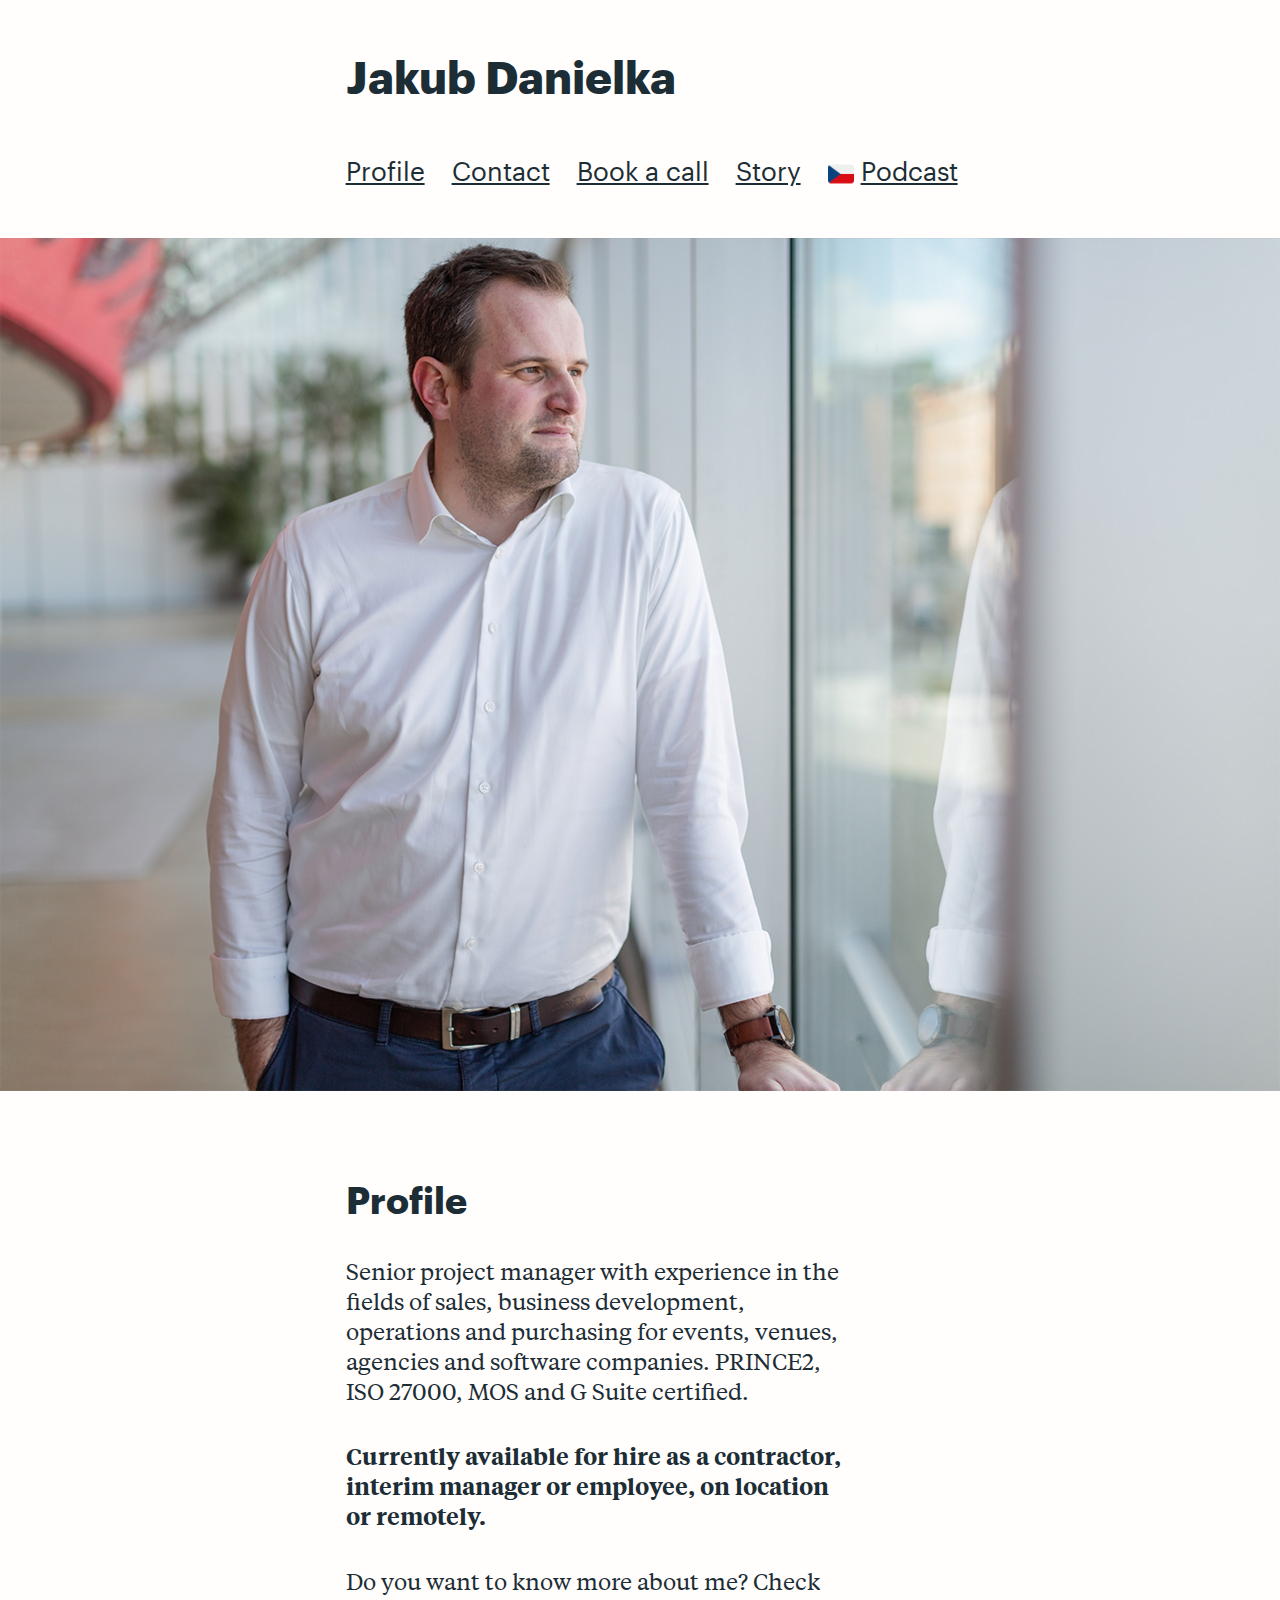
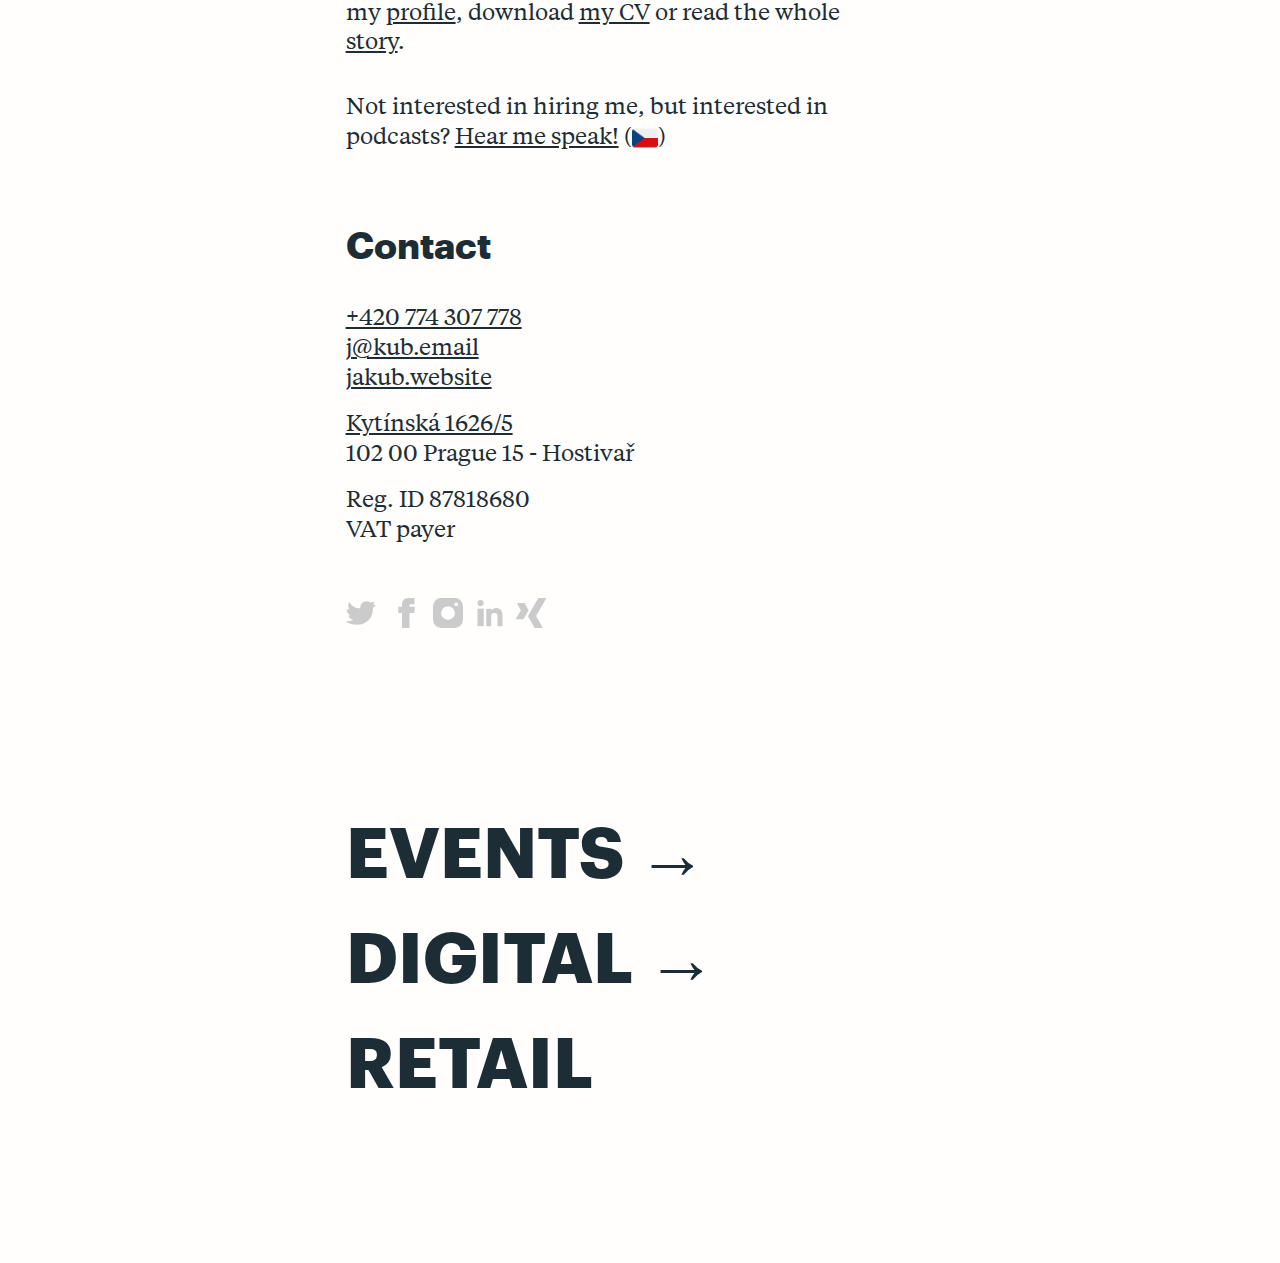
<file: index.html>
<!DOCTYPE html>
<!--[if IE 7]>
<html class="ie ie7" lang="en-US">
<![endif]-->
<!--[if IE 8]>
<html class="ie ie8" lang="en-US">
<![endif]-->
<!--[if !(IE 7) | !(IE 8) ]><!-->
<html lang="en-US">
<!--<![endif]-->
<head>
    <!-- Global site tag (gtag.js) - Google Analytics -->
    <script async src="https://www.googletagmanager.com/gtag/js?id=UA-18705996-19"></script>
    <script>
      window.dataLayer = window.dataLayer || [];
      function gtag(){dataLayer.push(arguments);}
      gtag('js', new Date());

      gtag('config', 'UA-18705996-19');
	</script>
 	<meta charset="utf-8">
    <title>Jakub Danielka</title>
    <meta name="viewport" content="width=device-width, initial-scale=1.0">
    <meta http-equiv="X-UA-Compatible" content="IE=Edge,chrome=1" />
    <link rel="canonical" href="http://jakub.website/" />
    <link rel="stylesheet" href="https://stackpath.bootstrapcdn.com/bootstrap/4.3.1/css/bootstrap.min.css" integrity="sha384-ggOyR0iXCbMQv3Xipma34MD+dH/1fQ784/j6cY/iJTQUOhcWr7x9JvoRxT2MZw1T" crossorigin="anonymous">
    <link rel="stylesheet" href="css/style.css" type="text/css" media="all" />
    <link rel="apple-touch-icon" sizes="180x180" href="/apple-touch-icon.png?v=kPvErBvK98">
    <link rel="icon" type="image/png" sizes="32x32" href="/favicon-32x32.png?v=kPvErBvK98">
    <link rel="icon" type="image/png" sizes="16x16" href="/favicon-16x16.png?v=kPvErBvK98">
    <link rel="manifest" href="/site.webmanifest?v=kPvErBvK98">
    <link rel="mask-icon" href="/safari-pinned-tab.svg?v=kPvErBvK98" color="#5bbad5">
    <link rel="shortcut icon" href="/favicon.ico?v=kPvErBvK98">
    <meta name="msapplication-TileColor" content="#2b5797">
    <meta name="theme-color" content="#ffffff">
    <meta name="description" content="Jakub Danielka - Senior project manager with experience in the fields of sales, business development, operations and purchasing for events, venues, agencies and software companies. PRINCE2, ISO 27000, MOS and G Suite certified.">
    <meta property="og:locale" content="en-US">
    <meta property="og:site_name" content="Jakub Danielka">
    <meta property="og:type" content="website">
    <meta property="og:url" content="https://jakub.website/">
    <meta property="og:image" content="https://jakub.website/apple-touch-icon.png">
    <meta property="og:description" content="Jakub Danielka - Senior project manager with experience in the fields of sales, business development, operations and purchasing for events, venues, agencies and software companies. PRINCE2, ISO 27000, MOS and G Suite certified.">
    <meta name="twitter:card" content="summary">
    <meta name="twitter:site" content="@jakub">
    <meta name="twitter:creator" content="@jakub">
    <meta name="twitter:title" content="Jakub Danielka">
    <meta name="twitter:description" content="Jakub Danielka - Senior project manager with experience in the fields of sales, business development, operations and purchasing for events, venues, agencies and software companies. PRINCE2, ISO 27000, MOS and G Suite certified.">
    <meta name="twitter:image" content="https://jakub.website/apple-touch-icon.png">
    <meta name="twitter:image:alt" content="Jakub Danielka">
</head>

<body>
    <div class="left narrow bottomless">
        <h1>Jakub Danielka</h1>
    </div>

    <div class="left menu">
        <p class="sans"><a href="#profile">Profile</a> <a href="#contact">Contact</a> <a href="https://jakub.website/tel/">Book a call</a> <a href="https://jakub.website/story/">Story</a> <img class="flag" src="img/cz.png" />&nbsp;<a href="https://urbancaast.cz/">Podcast</a></p>
    </div>

    <div class="coverfull">
        <img src="img/cover.jpg" alt="Jakub Danielka" />
    </div>

    <div class="left narrow">
        <h3 id="profile">Profile</h3>
    
        <p class="bottomless">Senior project manager with experience in the fields of sales, business development, operations and purchasing for events, venues, agencies and software companies. PRINCE2, ISO 27000, MOS and G Suite certified.</p>

        <p class="semiboldserif bottomless">Currently available for hire as a contractor, interim manager or employee, on location or remotely.</p>

        <p class="bottomless">Do you want to know more about me? Check my <a href="https://linkedin.com/in/jkbdnl">profile</a>, download <a href="https://c.jakub.download/DOu9qbdW">my&nbsp;CV</a> or read the whole <a href="https://jakub.website/story/">story</a>.</p>

        <p class="bottomless">Not interested in hiring me, but interested in podcasts? <a href="https://urbancaast.cz/">Hear me speak!</a> (<img class="flag" src="img/cz.png" />)</p>

        <!--
        <h3 id="contact">Services</h3>
        -->

        <h3 id="contact">Contact</h3>

        <p>
        	<a href="tel:+420774307778">+420&nbsp;774&nbsp;307&nbsp;778</a> <br />
	    	<a href="mailto:j@kub.email">j&#8203;@kub.email</a> <br />
	    	<a href="https://jakub.website/">jakub.website</a>
	    </p>

	    <p>
	      	<a href="https://mapy.cz/s/cudumudecu">Kytínská 1626/5</a> <br />
	        102 00 Prague 15 - Hostivař <br />
	    </p>

        <p class="bottomless">
            Reg. ID 87818680 <br />
            VAT payer
        </p>

        <a href="https://twitter.com/jakub"><img class="sn snst" src="img/twgr.svg" alt="Jakub Danielka @ Twitter" /></a> <a href="https://www.facebook.com/jkbdnl/"><img class="sn snnd" src="img/fbgr.svg" alt="Jakub Danielka @ Facebook" /></a> <a href="https://www.instagram.com/jkbdnl"><img class="sn snnd" src="img/iggr.svg" alt="Jakub Danielka @ Instagram" /></a> <a href="https://www.linkedin.com/in/jkbdnl/"><img class="sn snnd" src="img/ligr.svg" alt="Jakub Danielka @ LinkedIn" /></a> <a href="https://www.xing.com/profile/Jakub_Danielka"><img class="sn snnd" src="img/xigr.svg" alt="Jakub Danielka @ XING" /></a>
	</div>
        
    <div class="left narrow">
        <div class="large bottom top">
            EVENTS &rarr;&nbsp; DIGITAL &rarr;&nbsp; RETAIL 
        </div>
    </div>
</body>
</html>
</file>
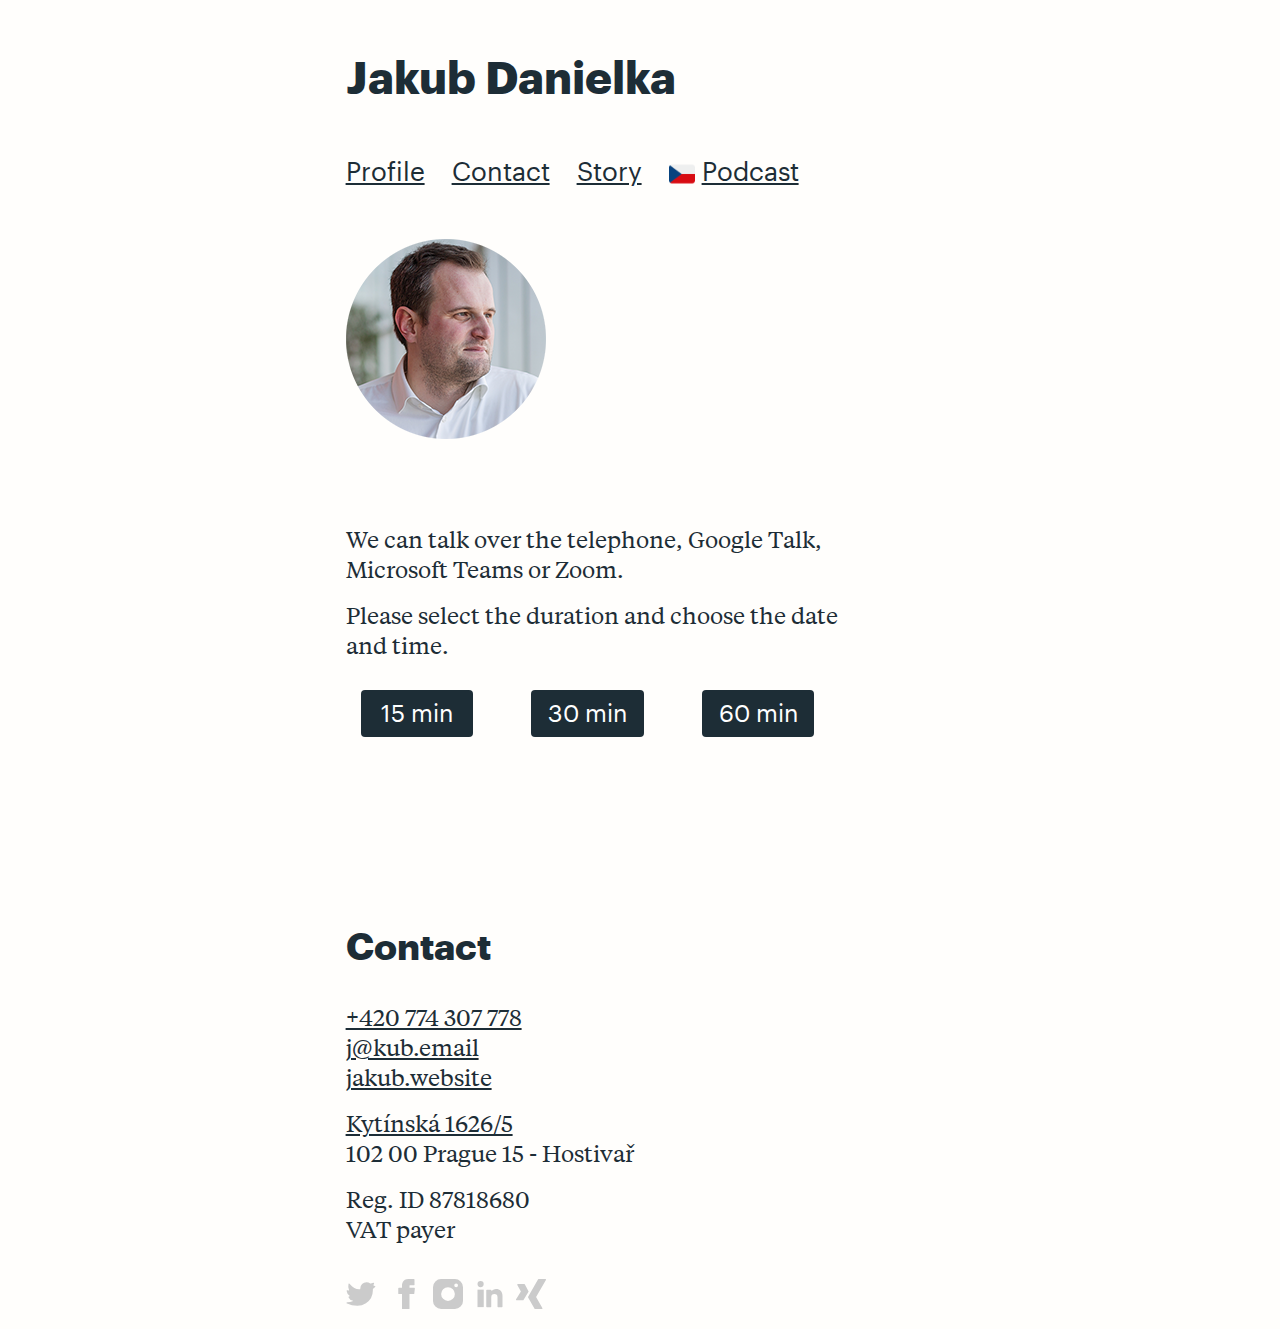
<file: tel/index.html>
<!--[if IE 7]>
<html class="ie ie7" lang="en-US">
<![endif]-->
<!--[if IE 8]>
<html class="ie ie8" lang="en-US">
<![endif]-->
<!--[if !(IE 7) | !(IE 8) ]><!-->
<html lang="en-US">
<!--<![endif]-->
<head>
    <!-- Global site tag (gtag.js) - Google Analytics -->
    <script async src="https://www.googletagmanager.com/gtag/js?id=UA-18705996-19"></script>
    <script>
      window.dataLayer = window.dataLayer || [];
      function gtag(){dataLayer.push(arguments);}
      gtag('js', new Date());

      gtag('config', 'UA-18705996-19');
    </script>
    <meta charset="utf-8">
    <title>Jakub Danielka</title>
    <meta name="viewport" content="width=device-width, initial-scale=1.0">
    <meta http-equiv="X-UA-Compatible" content="IE=Edge,chrome=1" />
    <link rel="canonical" href="http://jakub.website/" />
    <link rel="stylesheet" href="https://stackpath.bootstrapcdn.com/bootstrap/4.3.1/css/bootstrap.min.css" integrity="sha384-ggOyR0iXCbMQv3Xipma34MD+dH/1fQ784/j6cY/iJTQUOhcWr7x9JvoRxT2MZw1T" crossorigin="anonymous">
    <link rel="stylesheet" href="css/style.css" type="text/css" media="all" />
    <link rel="apple-touch-icon" sizes="180x180" href="/apple-touch-icon.png?v=kPvErBvK98">
    <link rel="icon" type="image/png" sizes="32x32" href="/favicon-32x32.png?v=kPvErBvK98">
    <link rel="icon" type="image/png" sizes="16x16" href="/favicon-16x16.png?v=kPvErBvK98">
    <link rel="manifest" href="/site.webmanifest?v=kPvErBvK98">
    <link rel="mask-icon" href="/safari-pinned-tab.svg?v=kPvErBvK98" color="#5bbad5">
    <link rel="shortcut icon" href="/favicon.ico?v=kPvErBvK98">
    <meta name="msapplication-TileColor" content="#2b5797">
    <meta name="theme-color" content="#ffffff">
    <meta name="description" content="Jakub Danielka - Senior project manager with experience in the fields of sales, business development, operations and purchasing for events, venues, agencies and software companies. PRINCE2, ISO 27000, MOS and G Suite certified.">
    <meta property="og:locale" content="en-US">
    <meta property="og:site_name" content="Jakub Danielka">
    <meta property="og:type" content="website">
    <meta property="og:url" content="https://jakub.website/">
    <meta property="og:image" content="https://jakub.website/apple-touch-icon.png">
    <meta property="og:description" content="Jakub Danielka - Senior project manager with experience in the fields of sales, business development, operations and purchasing for events, venues, agencies and software companies. PRINCE2, ISO 27000, MOS and G Suite certified.">
    <meta name="twitter:card" content="summary">
    <meta name="twitter:site" content="@jakub">
    <meta name="twitter:creator" content="@jakub">
    <meta name="twitter:title" content="Jakub Danielka">
    <meta name="twitter:description" content="Jakub Danielka - Senior project manager with experience in the fields of sales, business development, operations and purchasing for events, venues, agencies and software companies. PRINCE2, ISO 27000, MOS and G Suite certified.">
    <meta name="twitter:image" content="https://jakub.website/apple-touch-icon.png">
    <meta name="twitter:image:alt" content="Jakub Danielka">
</head>

<body>
    <div class="left narrow bottomless">
        <h1>Jakub Danielka</h1>
    </div>

    <div class="left menu">
        <p class="sans"><a href="https://jakub.website/#profile">Profile</a> <a href="#contact">Contact</a> <a href="https://jakub.website/story/">Story</a> <img class="flag" src="img/cz.png" />&nbsp;<a href="https://urbancaast.cz/">Podcast</a></p>
        <img class="topless bottomless" src="img/circle.png" alt="Jakub Danielka" />
    </div>

    <div class="left narrow" id="bookacall">
        <div class="container bottom">
            <p>We can talk over the telephone, Google Talk, Microsoft Teams or Zoom.</p>
            <p>Please select the duration and choose the date and time.</p>
            <div class="row">
                <div class="col-sm-12 col-md-4"> 
                    <!-- Calendly link widget begin -->
                    <link href="https://assets.calendly.com/assets/external/widget.css" rel="stylesheet">
                    <script src="https://assets.calendly.com/assets/external/widget.js" type="text/javascript"></script>
                    <a class="btn btn-primary bookbtn" href="" onclick="Calendly.initPopupWidget({url: 'https://calendly.com/jkbdnl/15min?text_color=1d2d36&primary_color=1d2d36'});return false;">15 min</a>
                    <!-- Calendly link widget end -->
                </div>
                <div class="col-sm-12 col-md-4"> 
                    <!-- Calendly link widget begin -->
                    <link href="https://assets.calendly.com/assets/external/widget.css" rel="stylesheet">
                    <script src="https://assets.calendly.com/assets/external/widget.js" type="text/javascript"></script>
                    <a class="btn btn-primary bookbtn" href="" onclick="Calendly.initPopupWidget({url: 'https://calendly.com/jkbdnl/30min?text_color=1d2d36&primary_color=1d2d36'});return false;">30 min</a>
                    <!-- Calendly link widget end -->
                </div>
                <div class="col-sm-12 col-md-4"> 
                    <!-- Calendly link widget begin -->
                    <link href="https://assets.calendly.com/assets/external/widget.css" rel="stylesheet">
                    <script src="https://assets.calendly.com/assets/external/widget.js" type="text/javascript"></script>
                    <a class="btn btn-primary bookbtn" href="" onclick="Calendly.initPopupWidget({url: 'https://calendly.com/jkbdnl/60min?text_color=1d2d36&primary_color=1d2d36'});return false;">60 min</a>
                    <!-- Calendly link widget end -->
                </div>
            </div>
        </div>

        <div class="container">
            <h3 id="contact">Contact</h3>
            <p>
                <a href="tel:+420774307778">+420&nbsp;774&nbsp;307&nbsp;778</a> <br />
                <a href="mailto:j@kub.email">j&#8203;@kub.email</a> <br />
                <a href="https://jakub.website/">jakub.website</a>
            </p>

            <p>
                <a href="https://mapy.cz/s/cudumudecu">Kytínská 1626/5</a> <br />
                102 00 Prague 15 - Hostivař <br />
            </p>

            <p>
                Reg. ID 87818680 <br />
                VAT payer
            </p>

            <a href="https://twitter.com/jakub"><img class="sn snst" src="img/twgr.svg" alt="Jakub Danielka @ Twitter" /></a> <a href="https://www.facebook.com/jkbdnl/"><img class="sn snnd" src="img/fbgr.svg" alt="Jakub Danielka @ Facebook" /></a> <a href="https://www.instagram.com/jkbdnl"><img class="sn snnd" src="img/iggr.svg" alt="Jakub Danielka @ Instagram" /></a> <a href="https://www.linkedin.com/in/jkbdnl/"><img class="sn snnd" src="img/ligr.svg" alt="Jakub Danielka @ LinkedIn" /></a> <a href="https://www.xing.com/profile/Jakub_Danielka"><img class="sn snnd" src="img/xigr.svg" alt="Jakub Danielka @ XING" /></a>
        </div>
    </body>
</html>
</file>
<file: css/style.css>
@font-face {
font-family: 'Tiempos-Text-Regular';
src: url('tiempos-text-web-regular.eot');
src: url('tiempos-text-web-regular.eot?#iefix') format('embedded-opentype'),
url('tiempos-text-web-regular.woff2') format('woff2'),
url('tiempos-text-web-regular.woff') format('woff');
font-weight: 400;
font-style: normal;
font-stretch: normal;
}

@font-face {
font-family: 'Tiempos-Text-Regular-Italic';
src: url('tiempos-text-web-regular-italic.eot');
src: url('tiempos-text-web-regular-italic.eot?#iefix') format('embedded-opentype'),
url('tiempos-text-web-regular-italic.woff2') format('woff2'),
url('tiempos-text-web-regular-italic.woff') format('woff');
font-weight: 400;
font-style: italic;
font-stretch: normal;
}

@font-face {
font-family: 'Tiempos-Text-Semibold';
src: url('tiempos-text-web-semibold.eot');
src: url('tiempos-text-web-semibold.eot?#iefix') format('embedded-opentype'),
url('tiempos-text-web-semibold.woff2') format('woff2'),
url('tiempos-text-web-semibold.woff') format('woff');
font-weight: 600;
font-style: normal;
font-stretch: normal;
}

/*---------------------------------------------------------------------------*/

@font-face {
font-family: 'Graphik Web';
src: url('Graphik-Bold-Web.woff2') format('woff2'),
url('Graphik-Bold-Web.woff') format('woff');
font-weight: 700;
font-style: normal;
font-stretch: normal;
}

@font-face {
font-family: 'Graphik Web';
src: url('Graphik-Semibold-Web.woff2') format('woff2'),
url('Graphik-Semibold-Web.woff') format('woff');
font-weight: 600;
font-style: normal;
font-stretch: normal;
}

@font-face {
font-family: 'Graphik Web';
src: url('Graphik-Regular-Web.woff2') format('woff2'),
url('Graphik-Regular-Web.woff') format('woff');
font-weight: 400;
font-style: normal;
font-stretch: normal;
}

/*---------------------------------------------------------------------------*/

* { -webkit-font-smoothing: antialiased; -moz-osx-font-smoothing: grayscale; }

body { margin: auto; font-size: 23px; /*color: #231F20;*/ color: #1D2D36; background-color: #FFFEFC; }

.gray { color: #999; }
.gray a { color: #999; }

/* .history { margin: 5px 0 15px 26px; font-family: Eina01-Regular, sans-serif !important; font-weight: 400; line-height: 1.3em;} */

h1 { font-family: 'Graphik Web', sans-serif; font-weight: 700; font-style: normal; font-size: 45px; }
h3 { font-family: 'Graphik Web', sans-serif; font-weight: 700; font-style: normal; font-size: 37px; padding-top: 1em; padding-bottom: 0.7em; }
h4 { font-family: 'Graphik Web', sans-serif; font-weight: 700; font-style: normal; font-size: 26px; padding-top: 1em; padding-bottom: 0.2em; }
h5 { font-family: 'Graphik Web', sans-serif; font-weight: 700; font-style: normal; font-size: 20px}

p { font-family: 'Tiempos-Text-Regular', serif; font-weight: 400; font-style: normal; line-height: 1.3em; }

.sans { font-family: 'Graphik Web', sans-serif !important; font-weight: 400; font-size: 26px; line-height: 1.3em; }

.btn-primary { font-family: 'Graphik Web', sans-serif !important; font-weight: 400; font-size: 24px; line-height: 1.1em; text-decoration: none; padding: 10px; color: #FFFFFF; background-color: #1D2D36; border: #1D2D36;  }
.btn-primary:hover, .btn-primary:focus, .btn-primary:active, .btn-primary.active, .open>.dropdown-toggle.btn-primary { color: #FFE02B; background-color: #1D2D36; border-color: #1D2D36; }

.large { font-family: 'Graphik Web'; font-weight: 700; font-style: normal; font-size: 70px; width: 100%; }
.logos img { margin-top: 10px; }
.flag { height: 26px; }
.imgsmaller img { width: 90%; max-width: 600px;}
.bold { font-family: 'Graphik Web'; font-weight: 700; }
.semibold { font-family: 'Graphik Web'; font-weight: 600; }
.semiboldserif { font-family: 'Tiempos-Text-Semibold'; }

ul { font-family: 'Tiempos-Text-Regular', serif; list-style: none; margin-left: 0; padding-left: 1em; text-indent: -1em; }

.bluegrad { background-image: radial-gradient( circle farthest-corner at 22.4% 21.7%,  rgba(4,189,228,1) 0%, rgba(2,83,185,1) 100.2% ); }
.bluegrad p {color: #FFFEFC;;}
.bluegrad h3 {color: #FFFEFC;;}
.bluegrad a { color: #FFFEFC;; text-decoration: underline; }
.bluegrad a:hover { color: #FFFEFC;; text-decoration: underline #FFE02B; }

a { /*color: #231F20;*/ color: #1D2D36; text-decoration: underline; }
a:hover { /*color: #231F20;*/ color: #1D2D36; text-decoration: underline #FFE02B;}
.menu a { margin-right: 20px; }

.sn {width: 30px; height: 30px;}
.snsm {width: 20px; height: 20px; margin: 0 5px; }
.snst { margin: 20px 5px 20px 0px; }
.snnd { margin: 20px 0px 20px 5px; }

.cta { border: none; color: #FFFEFC; padding: 15px 30px; text-align: center; text-decoration: none; display: inline-block; margin-top: 30px; position: relative; }
.button a:hover { color: #FFFEFC; text-decoration: underline; }

#uncoverst { display: none; }

/* mobile */

.left { text-align: left; margin: 25px 0 0 10%; width: 80%; }
.narrow { width: 80%; min-width: 240px; }
.gradleft { text-align: left; padding: 20px 5% 50px 5%; width: 90%; margin: 0 0 0 5%; }
.storyimg {padding: 0; width: 90%; margin: 30px 0 30px 5%; }
.storyimg img { width: 100%; }
.justify { text-align: left; }
.cover { margin-bottom: 50px; }
.coverfull img {width: 100%;}
.coverfull {margin-bottom: 50px; margin-top: 50px;}
.coverright img { width: 100%; margin-left: 0; margin-right: 0; }
.coverleft img { width: 100%; margin-left: 0; margin-right: 0; }
.bottom { margin-bottom: 75px; }
.bottomless { margin-bottom: 35px; }
.top { margin-top: 75px; }
.topless { margin-top: 35px; }
.logo img { width: 100px; height: 64px; }

/* desktop */
@media (min-width: 760px) {
	.left { text-align: left; margin: 50px 0 0 27%; width: 60%; }
	.narrow { width: 40%; min-width: 240px; }
	.gradleft { text-align: left; padding: 50px 5% 50px 5%; width: 50%; margin: 0 17% 0 22%; }
	.storyimg {padding: 0; width: 50%; margin: 40px 17% 30px 22%; }
	.storyimg img { width: 100%; }
	.justify { text-align: justify; }
	.cover { margin-bottom: 50px; }
	.coverright img { width: 78%; margin-left: 22%; }
	.coverleft img { width: 78%; margin-right: 22%; }
	.bottom { margin-bottom: 150px; }
	.bottomless { margin-bottom: 35px; }
	.top { margin-top: 150px; }
	.topless { margin-top: 35px; }
	.logo img { width: 150px; height: 96px; }
}
</file>
<file: tel/css/style.css>
@font-face {
font-family: 'Tiempos-Text-Regular';
src: url('tiempos-text-web-regular.eot');
src: url('tiempos-text-web-regular.eot?#iefix') format('embedded-opentype'),
url('tiempos-text-web-regular.woff2') format('woff2'),
url('tiempos-text-web-regular.woff') format('woff');
font-weight: 400;
font-style: normal;
font-stretch: normal;
}

@font-face {
font-family: 'Tiempos-Text-Regular-Italic';
src: url('tiempos-text-web-regular-italic.eot');
src: url('tiempos-text-web-regular-italic.eot?#iefix') format('embedded-opentype'),
url('tiempos-text-web-regular-italic.woff2') format('woff2'),
url('tiempos-text-web-regular-italic.woff') format('woff');
font-weight: 400;
font-style: italic;
font-stretch: normal;
}

@font-face {
font-family: 'Tiempos-Text-Semibold';
src: url('tiempos-text-web-semibold.eot');
src: url('tiempos-text-web-semibold.eot?#iefix') format('embedded-opentype'),
url('tiempos-text-web-semibold.woff2') format('woff2'),
url('tiempos-text-web-semibold.woff') format('woff');
font-weight: 600;
font-style: normal;
font-stretch: normal;
}

/*---------------------------------------------------------------------------*/

@font-face {
font-family: 'Graphik Web';
src: url('Graphik-Bold-Web.woff2') format('woff2'),
url('Graphik-Bold-Web.woff') format('woff');
font-weight: 700;
font-style: normal;
font-stretch: normal;
}

@font-face {
font-family: 'Graphik Web';
src: url('Graphik-Semibold-Web.woff2') format('woff2'),
url('Graphik-Semibold-Web.woff') format('woff');
font-weight: 600;
font-style: normal;
font-stretch: normal;
}

@font-face {
font-family: 'Graphik Web';
src: url('Graphik-Regular-Web.woff2') format('woff2'),
url('Graphik-Regular-Web.woff') format('woff');
font-weight: 400;
font-style: normal;
font-stretch: normal;
}

/*---------------------------------------------------------------------------*/

* { -webkit-font-smoothing: antialiased; -moz-osx-font-smoothing: grayscale; }

body { margin: auto; font-size: 23px; /*color: #231F20;*/ color: #1D2D36; background-color: #FFFEFC; }

.gray { color: #999; }
.gray a { color: #999; }

/* .history { margin: 5px 0 15px 26px; font-family: Eina01-Regular, sans-serif !important; font-weight: 400; line-height: 1.3em;} */

h1 { font-family: 'Graphik Web', sans-serif; font-weight: 700; font-style: normal; font-size: 45px; }
h3 { font-family: 'Graphik Web', sans-serif; font-weight: 700; font-style: normal; font-size: 37px; padding-top: 1em; padding-bottom: 0.7em; }
h4 { font-family: 'Graphik Web', sans-serif; font-weight: 700; font-style: normal; font-size: 26px; padding-top: 1em; padding-bottom: 0.2em; }
h5 { font-family: 'Graphik Web', sans-serif; font-weight: 700; font-style: normal; font-size: 20px}

p { font-family: 'Tiempos-Text-Regular', serif; font-weight: 400; font-style: normal; line-height: 1.3em; }

.sans { font-family: 'Graphik Web', sans-serif !important; font-weight: 400; font-size: 26px; line-height: 1.3em; }

.btn-primary { font-family: 'Graphik Web', sans-serif !important; font-weight: 400; font-size: 24px; line-height: 1.1em; text-decoration: none; padding: 10px; color: #FFFFFF; background-color: #1D2D36; border: #1D2D36;  }
.btn-primary:hover, .btn-primary:focus, .btn-primary:active, .btn-primary.active, .open>.dropdown-toggle.btn-primary { color: #FFE02B; background-color: #1D2D36; border-color: #1D2D36; }

.bookbtn { min-width: 80%; margin-top: 15px; }
.row, .container { margin-left: 0; padding-left: 0; }

.large { font-family: 'Graphik Web'; font-weight: 700; font-style: normal; font-size: 70px; width: 100%; }
.logos img { margin-top: 10px; }
.flag { height: 26px; }
.imgsmaller img { width: 90%; max-width: 600px;}
.bold { font-family: 'Graphik Web'; font-weight: 700; }
.semibold { font-family: 'Graphik Web'; font-weight: 600; }
.semiboldserif { font-family: 'Tiempos-Text-Semibold'; }

ul { font-family: 'Tiempos-Text-Regular', serif; list-style: none; margin-left: 0; padding-left: 1em; text-indent: -1em; }

.bluegrad { background-image: radial-gradient( circle farthest-corner at 22.4% 21.7%,  rgba(4,189,228,1) 0%, rgba(2,83,185,1) 100.2% ); }
.bluegrad p {color: #FFFEFC;;}
.bluegrad h3 {color: #FFFEFC;;}
.bluegrad a { color: #FFFEFC;; text-decoration: underline; }
.bluegrad a:hover { color: #FFFEFC;; text-decoration: underline #FFE02B; }

a { /*color: #231F20;*/ color: #1D2D36; text-decoration: underline; }
a:hover { /*color: #231F20;*/ color: #1D2D36; text-decoration: underline #FFE02B;}
.menu a { margin-right: 20px; }

.sn {width: 30px; height: 30px;}
.snsm {width: 20px; height: 20px; margin: 0 5px; }
.snst { margin: 20px 5px 20px 0px; }
.snnd { margin: 20px 0px 20px 5px; }

.cta { border: none; color: #FFFEFC; padding: 15px 30px; text-align: center; text-decoration: none; display: inline-block; margin-top: 30px; position: relative; }
.button a:hover { color: #FFFEFC; text-decoration: underline; }

#uncoverst { display: none; }

/* mobile */

.left { text-align: left; margin: 25px 0 0 10%; width: 80%; }
.narrow { width: 80%; min-width: 240px; }
.gradleft { text-align: left; padding: 20px 5% 50px 5%; width: 90%; margin: 0 0 0 5%; }
.storyimg {padding: 0; width: 90%; margin: 30px 0 30px 5%; }
.storyimg img { width: 100%; }
.justify { text-align: left; }
.cover { margin-bottom: 50px; }
.coverfull img {width: 100%;}
.coverfull {margin-bottom: 50px; margin-top: 50px;}
.coverright img { width: 100%; margin-left: 0; margin-right: 0; }
.coverleft img { width: 100%; margin-left: 0; margin-right: 0; }
.bottom { margin-bottom: 75px; }
.bottomless { margin-bottom: 35px; }
.top { margin-top: 75px; }
.topless { margin-top: 35px; }
.topmid { margin-top: 60px; }
.logo img { width: 100px; height: 64px; }

/* desktop */
@media (min-width: 760px) {
	.left { text-align: left; margin: 50px 0 0 27%; width: 60%; }
	.narrow { width: 40%; min-width: 240px; }
	.gradleft { text-align: left; padding: 50px 5% 50px 5%; width: 50%; margin: 0 17% 0 22%; }
	.storyimg {padding: 0; width: 50%; margin: 40px 17% 30px 22%; }
	.storyimg img { width: 100%; }
	.justify { text-align: justify; }
	.cover { margin-bottom: 50px; }
	.coverright img { width: 78%; margin-left: 22%; }
	.coverleft img { width: 78%; margin-right: 22%; }
	.bottom { margin-bottom: 150px; }
	.bottomless { margin-bottom: 35px; }
	.top { margin-top: 150px; }
	.topless { margin-top: 35px; }
	.topmid { margin-top: 90px; }
	.logo img { width: 150px; height: 96px; }
}
</file>
